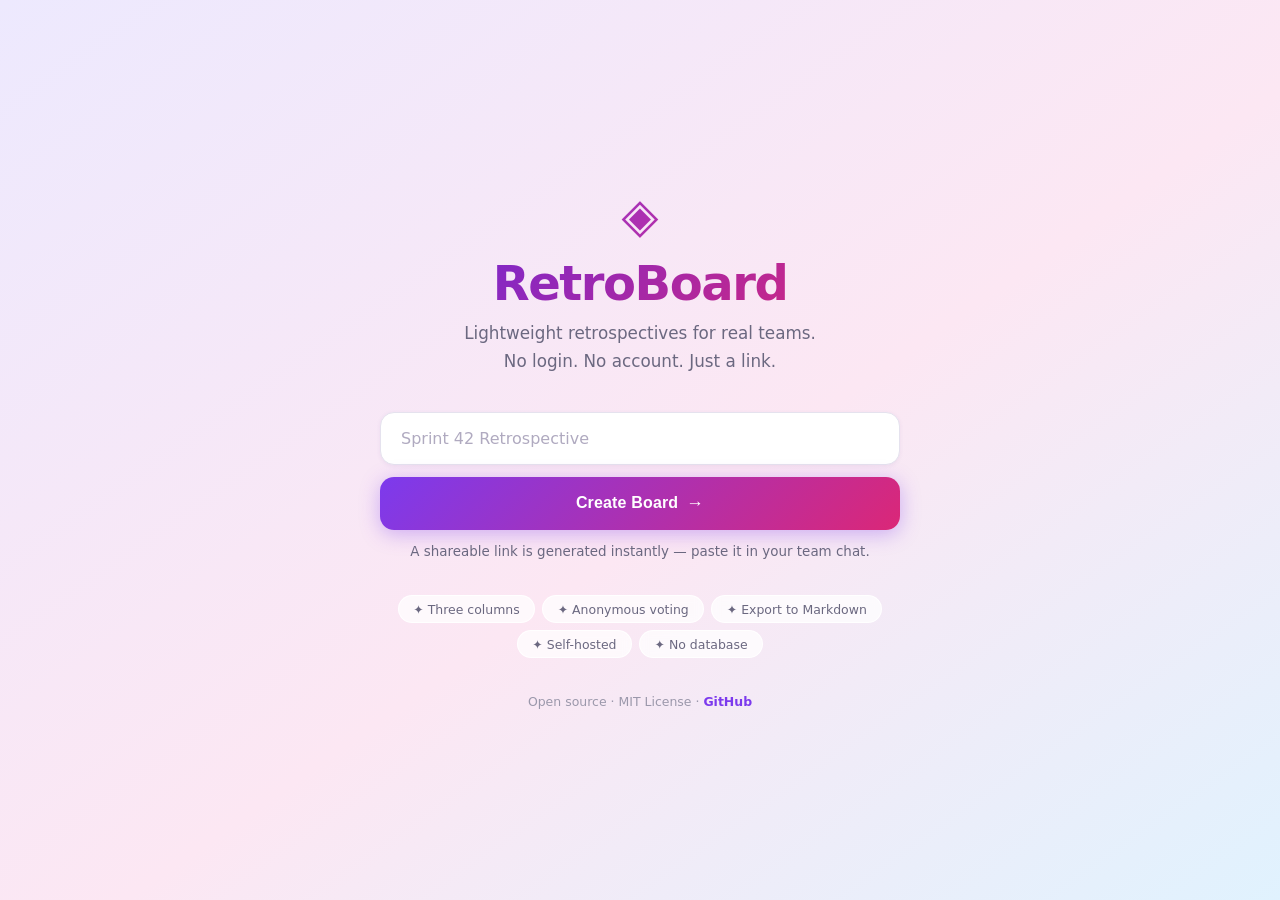
<file: templates/index.html>
<!DOCTYPE html>
<html lang="en">
<head>
  <meta charset="UTF-8" />
  <meta name="viewport" content="width=device-width, initial-scale=1.0"/>
  <title>RetroBoard — Run better retrospectives</title>
  <link rel="stylesheet" href="/static/style.css" />
</head>
<body class="landing-page">

  <div class="landing-wrapper">
    <div class="landing-hero">
      <div class="logo-mark">◈</div>
      <h1 class="landing-title">RetroBoard</h1>
      <p class="landing-sub">Lightweight retrospectives for real teams.<br>No login. No account. Just a link.</p>

      <form class="create-form" id="createForm">
        <input
          type="text"
          id="boardTitle"
          class="title-input"
          placeholder="Sprint 42 Retrospective"
          maxlength="80"
          autocomplete="off"
        />
        <button type="submit" class="btn-create" id="createBtn">
          <span class="btn-text">Create Board</span>
          <span class="btn-icon">→</span>
        </button>
      </form>

      <p class="landing-hint">A shareable link is generated instantly — paste it in your team chat.</p>
    </div>

    <div class="landing-features">
      <div class="feature-pill">✦ Three columns</div>
      <div class="feature-pill">✦ Anonymous voting</div>
      <div class="feature-pill">✦ Export to Markdown</div>
      <div class="feature-pill">✦ Self-hosted</div>
      <div class="feature-pill">✦ No database</div>
    </div>

    <footer class="landing-footer">
      Open source · MIT License ·
      <a href="https://github.com/2025sl93072/retroboard" target="_blank">GitHub</a>
    </footer>
  </div>

  <script>
    const form = document.getElementById('createForm');
    const btn  = document.getElementById('createBtn');

    form.addEventListener('submit', async (e) => {
      e.preventDefault();
      const title = document.getElementById('boardTitle').value.trim()
        || 'Sprint Retrospective';

      btn.disabled = true;
      btn.querySelector('.btn-text').textContent = 'Creating…';

      try {
        const res  = await fetch('/api/boards', {
          method: 'POST',
          headers: { 'Content-Type': 'application/json' },
          body: JSON.stringify({ title }),
        });
        const data = await res.json();
        window.location.href = `/board/${data.id}?facilitator=${data.facilitator_token}`;
      } catch {
        btn.disabled = false;
        btn.querySelector('.btn-text').textContent = 'Create Board';
        alert('Something went wrong. Please try again.');
      }
    });
  </script>
</body>
</html>
</file>
<file: static/style.css>
/* ── Reset & Base ──────────────────────────────────────────────────────────── */
*, *::before, *::after { box-sizing: border-box; margin: 0; padding: 0; }

:root {
  /* Brand */
  --brand:         #6d28d9;
  --brand-light:   #7c3aed;
  --brand-soft:    #f5f3ff;
  --brand-mid:     #ddd6fe;

  /* Column colours */
  --green:         #10b981;
  --green-soft:    #ecfdf5;
  --green-mid:     #a7f3d0;
  --green-dark:    #065f46;

  --rose:          #f43f5e;
  --rose-soft:     #fff1f2;
  --rose-mid:      #fecdd3;
  --rose-dark:     #9f1239;

  --violet:        #8b5cf6;
  --violet-soft:   #f5f3ff;
  --violet-mid:    #ddd6fe;
  --violet-dark:   #5b21b6;

  /* Neutrals */
  --bg:            #f7f6fb;
  --surface:       #ffffff;
  --surface-2:     #f2f1f8;
  --border:        #e5e2ee;
  --border-2:      #ccc8de;
  --text:          #18162a;
  --text-muted:    #6b6880;
  --text-subtle:   #9b98ab;

  /* Shadows */
  --shadow-sm:     0 1px 4px rgba(80,60,140,.07);
  --shadow-md:     0 4px 16px rgba(80,60,140,.10);
  --shadow-lg:     0 8px 32px rgba(80,60,140,.14);

  /* Shape */
  --radius:        14px;
  --radius-sm:     9px;
  --radius-xs:     6px;

  --font: 'Inter', 'Segoe UI', system-ui, -apple-system, sans-serif;
}

html { font-size: 16px; }

body {
  font-family: var(--font);
  background: var(--bg);
  color: var(--text);
  min-height: 100vh;
}

/* ── Landing Page ──────────────────────────────────────────────────────────── */
.landing-page {
  background: linear-gradient(145deg, #ede9fe 0%, #fce7f3 55%, #e0f2fe 100%);
  display: flex;
  align-items: center;
  justify-content: center;
  padding: 2rem;
  min-height: 100vh;
}

.landing-wrapper {
  max-width: 520px;
  width: 100%;
  text-align: center;
  animation: fadeUp .5s cubic-bezier(.34,1.2,.64,1) both;
}

.logo-mark {
  font-size: 3rem;
  line-height: 1;
  background: linear-gradient(135deg, var(--brand-light), #db2777);
  -webkit-background-clip: text;
  -webkit-text-fill-color: transparent;
  background-clip: text;
  margin-bottom: 1rem;
  display: block;
  animation: float 4s ease-in-out infinite;
}

@keyframes float {
  0%, 100% { transform: translateY(0);    }
  50%       { transform: translateY(-8px); }
}

.landing-title {
  font-size: 3rem;
  font-weight: 800;
  letter-spacing: -.03em;
  background: linear-gradient(135deg, #6d28d9, #db2777);
  -webkit-background-clip: text;
  -webkit-text-fill-color: transparent;
  background-clip: text;
  margin-bottom: .6rem;
}

.landing-sub {
  font-size: 1.05rem;
  color: var(--text-muted);
  line-height: 1.65;
  margin-bottom: 2.25rem;
}

.create-form {
  display: flex;
  flex-direction: column;
  gap: .75rem;
  margin-bottom: .9rem;
}

.title-input {
  width: 100%;
  padding: 1rem 1.25rem;
  border: 1.5px solid var(--border);
  border-radius: var(--radius);
  font-size: 1rem;
  font-family: var(--font);
  background: var(--surface);
  color: var(--text);
  outline: none;
  transition: border-color .2s, box-shadow .2s;
  box-shadow: var(--shadow-sm);
}

.title-input:focus {
  border-color: var(--brand-light);
  box-shadow: 0 0 0 4px rgba(124,58,237,.12);
}

.title-input::placeholder { color: #b0aac0; }

.btn-create {
  display: flex;
  align-items: center;
  justify-content: center;
  gap: .5rem;
  padding: 1rem 2rem;
  background: linear-gradient(135deg, #7c3aed, #db2777);
  color: #fff;
  border: none;
  border-radius: var(--radius);
  font-size: 1rem;
  font-weight: 600;
  cursor: pointer;
  transition: transform .15s, box-shadow .15s, opacity .15s;
  box-shadow: 0 4px 20px rgba(124,58,237,.35);
  letter-spacing: .01em;
}

.btn-create:hover  { transform: translateY(-2px); box-shadow: 0 8px 28px rgba(124,58,237,.45); }
.btn-create:active { transform: translateY(0); }
.btn-create:disabled { opacity: .6; cursor: not-allowed; transform: none; }

.btn-icon { font-size: 1.1rem; transition: transform .2s; }
.btn-create:hover .btn-icon { transform: translateX(4px); }

.landing-hint {
  font-size: .84rem;
  color: var(--text-muted);
  margin-bottom: 2.25rem;
}

.landing-features {
  display: flex;
  flex-wrap: wrap;
  justify-content: center;
  gap: .45rem;
  margin-bottom: 2.25rem;
}

.feature-pill {
  padding: .35rem .9rem;
  border-radius: 999px;
  background: rgba(255,255,255,.75);
  border: 1.5px solid rgba(255,255,255,.9);
  font-size: .78rem;
  color: var(--text-muted);
  font-weight: 500;
  backdrop-filter: blur(4px);
}

.landing-footer {
  font-size: .78rem;
  color: var(--text-subtle);
}

.landing-footer a {
  color: var(--brand-light);
  text-decoration: none;
  font-weight: 600;
}

.landing-footer a:hover { text-decoration: underline; }

/* ── Board Header ──────────────────────────────────────────────────────────── */
.board-page {
  display: flex;
  flex-direction: column;
  min-height: 100vh;
  background: var(--bg);
}

.board-header {
  display: flex;
  align-items: center;
  gap: 1rem;
  padding: .875rem 1.75rem;
  background: rgba(255,255,255,.85);
  backdrop-filter: blur(12px);
  -webkit-backdrop-filter: blur(12px);
  border-bottom: 1px solid var(--border);
  position: sticky;
  top: 0;
  z-index: 10;
  flex-wrap: wrap;
}

.logo-small {
  font-weight: 800;
  font-size: 1.05rem;
  text-decoration: none;
  background: linear-gradient(135deg, #7c3aed, #db2777);
  -webkit-background-clip: text;
  -webkit-text-fill-color: transparent;
  background-clip: text;
  white-space: nowrap;
  letter-spacing: -.01em;
}

.board-title {
  flex: 1;
  font-size: 1rem;
  font-weight: 600;
  color: var(--text);
  overflow: hidden;
  text-overflow: ellipsis;
  white-space: nowrap;
}

.header-actions {
  display: flex;
  align-items: center;
  gap: .6rem;
}

/* Presence badge */
.presence-badge {
  display: inline-flex;
  align-items: center;
  gap: .3rem;
  font-size: .75rem;
  font-weight: 600;
  color: #059669;
  background: #ecfdf5;
  border: 1px solid #a7f3d0;
  border-radius: 999px;
  padding: .28rem .75rem .28rem .55rem;
  white-space: nowrap;
  letter-spacing: .01em;
}

.presence-count {
  font-size: .72rem;
  color: #059669;
  font-weight: 600;
}

/* Avatar chip */
.avatar-chip {
  display: inline-flex;
  align-items: center;
  justify-content: center;
  width: 24px;
  height: 24px;
  border-radius: 50%;
  border: 2px solid var(--chip-color, #6b7280);
  background: #fff;
  font-size: .88rem;
  line-height: 1;
  flex-shrink: 0;
}

/* Header buttons */
.btn-copy, .btn-export {
  display: inline-flex;
  align-items: center;
  gap: .4rem;
  padding: .42rem 1rem;
  border-radius: 999px;
  font-size: .8rem;
  font-weight: 600;
  cursor: pointer;
  transition: background .15s, box-shadow .15s, transform .1s;
  text-decoration: none;
  letter-spacing: .01em;
  white-space: nowrap;
}

.btn-copy {
  background: var(--brand-soft);
  color: var(--brand);
  border: 1.5px solid var(--brand-mid);
}

.btn-copy:hover {
  background: var(--brand-mid);
  box-shadow: 0 2px 10px rgba(109,40,217,.15);
  transform: translateY(-1px);
}

.btn-export {
  background: linear-gradient(135deg, #7c3aed, #db2777);
  color: #fff;
  border: none;
  box-shadow: 0 2px 10px rgba(124,58,237,.25);
}

.btn-export:hover {
  box-shadow: 0 4px 16px rgba(124,58,237,.4);
  transform: translateY(-1px);
}

/* ── Columns ───────────────────────────────────────────────────────────────── */
.columns-wrapper {
  display: grid;
  grid-template-columns: repeat(3, 1fr);
  gap: 1.25rem;
  padding: 1.5rem 1.75rem;
  flex: 1;
  align-items: start;
}

.column {
  background: var(--surface);
  border-radius: var(--radius);
  border: 1px solid var(--border);
  display: flex;
  flex-direction: column;
  overflow: hidden;
  box-shadow: var(--shadow-sm);
  transition: box-shadow .2s;
}

.column:hover { box-shadow: var(--shadow-md); }

.column-header {
  display: flex;
  align-items: center;
  gap: .6rem;
  padding: .875rem 1.125rem;
  border-bottom: 1px solid var(--border);
}

.col-green  { background: var(--green-soft);  border-bottom-color: var(--green-mid); }
.col-pink   { background: var(--rose-soft);   border-bottom-color: var(--rose-mid);  }
.col-purple { background: var(--violet-soft); border-bottom-color: var(--violet-mid); }

.col-green  h2 { color: var(--green-dark); }
.col-pink   h2 { color: var(--rose-dark);  }
.col-purple h2 { color: var(--violet-dark); }

.col-icon { font-size: .95rem; }
.col-green  .col-icon { color: var(--green);  }
.col-pink   .col-icon { color: var(--rose);   }
.col-purple .col-icon { color: var(--violet); }

.column-header h2 {
  flex: 1;
  font-size: .88rem;
  font-weight: 700;
  letter-spacing: .01em;
}

.note-count {
  font-size: .7rem;
  font-weight: 700;
  padding: .18rem .52rem;
  border-radius: 999px;
  background: rgba(0,0,0,.08);
  color: inherit;
  min-width: 1.4rem;
  text-align: center;
}

/* ── Notes ─────────────────────────────────────────────────────────────────── */
.notes-list {
  display: flex;
  flex-direction: column;
  gap: .6rem;
  padding: .875rem;
  min-height: 72px;
}

.note-card {
  background: var(--surface);
  border: 1px solid var(--border);
  border-radius: var(--radius-sm);
  padding: .75rem .875rem;
  display: flex;
  flex-direction: column;
  gap: .5rem;
  box-shadow: var(--shadow-sm);
  transition: box-shadow .2s, transform .15s;
}

.note-card.is-new {
  animation: slideIn .22s cubic-bezier(.34,1.4,.64,1) both;
}

.note-card:hover {
  box-shadow: var(--shadow-md);
  transform: translateY(-1px);
}

@keyframes slideIn {
  from { opacity: 0; transform: translateY(10px) scale(.98); }
  to   { opacity: 1; transform: translateY(0)    scale(1);   }
}

@keyframes popIn {
  0%   { transform: scale(1);    }
  40%  { transform: scale(1.2);  }
  100% { transform: scale(1);    }
}

@keyframes fadeUp {
  from { opacity: 0; transform: translateY(16px); }
  to   { opacity: 1; transform: translateY(0);    }
}

.note-text {
  font-size: .875rem;
  line-height: 1.55;
  color: var(--text);
  word-break: break-word;
}

.note-actions {
  display: flex;
  align-items: center;
  gap: .4rem;
  justify-content: flex-end;
}

.btn-vote {
  display: inline-flex;
  align-items: center;
  gap: .3rem;
  padding: .28rem .65rem;
  border-radius: 999px;
  border: 1.5px solid var(--border);
  background: var(--surface-2);
  font-size: .78rem;
  font-weight: 700;
  cursor: pointer;
  transition: background .15s, transform .1s, border-color .15s, color .15s;
  color: var(--text-muted);
}

.btn-vote:hover {
  background: var(--violet-soft);
  border-color: var(--violet-mid);
  color: var(--violet-dark);
  transform: scale(1.06);
}

.btn-vote.voted {
  background: var(--violet-soft);
  border-color: var(--violet);
  color: var(--violet-dark);
  box-shadow: 0 0 0 3px rgba(139,92,246,.12);
}

.btn-vote.pop {
  animation: popIn .28s cubic-bezier(.34,1.56,.64,1);
}

.vote-count { font-variant-numeric: tabular-nums; }

.btn-delete {
  background: none;
  border: none;
  cursor: pointer;
  color: var(--border-2);
  font-size: .9rem;
  padding: .2rem .4rem;
  border-radius: var(--radius-xs);
  transition: color .15s, background .15s;
  line-height: 1;
}

.btn-delete:hover { color: #ef4444; background: #fef2f2; }

.empty-state {
  text-align: center;
  color: var(--text-subtle);
  font-size: .82rem;
  padding: 1.5rem .5rem;
  font-style: italic;
}

/* ── Add Note Area ─────────────────────────────────────────────────────────── */
.add-note-area {
  padding: .75rem .875rem 1rem;
  display: flex;
  flex-direction: column;
  gap: .5rem;
  border-top: 1px solid var(--border);
  background: var(--surface-2);
}

.note-input {
  width: 100%;
  padding: .6rem .8rem;
  border: 1.5px solid var(--border);
  border-radius: var(--radius-sm);
  font-size: .875rem;
  font-family: var(--font);
  resize: none;
  background: var(--surface);
  color: var(--text);
  outline: none;
  transition: border-color .2s, box-shadow .2s;
}

.note-input:focus {
  border-color: var(--brand-light);
  box-shadow: 0 0 0 3px rgba(124,58,237,.1);
}

.note-input::placeholder { color: #c0bbd0; }

.btn-add {
  align-self: flex-end;
  padding: .4rem 1rem;
  border-radius: 999px;
  border: none;
  background: linear-gradient(135deg, #7c3aed, #db2777);
  color: #fff;
  font-size: .8rem;
  font-weight: 600;
  cursor: pointer;
  transition: transform .1s, box-shadow .1s, opacity .15s;
  box-shadow: 0 2px 8px rgba(124,58,237,.28);
  letter-spacing: .01em;
}

.btn-add:hover  { transform: translateY(-1px); box-shadow: 0 4px 14px rgba(124,58,237,.4); }
.btn-add:active { transform: translateY(0); }
.btn-add:disabled { opacity: .45; cursor: not-allowed; }

/* ── Toast ─────────────────────────────────────────────────────────────────── */
.toast {
  position: fixed;
  bottom: 1.75rem;
  left: 50%;
  transform: translateX(-50%) translateY(72px);
  background: #18162a;
  color: #fff;
  padding: .6rem 1.4rem;
  border-radius: 999px;
  font-size: .84rem;
  font-weight: 500;
  box-shadow: 0 4px 24px rgba(0,0,0,.22);
  transition: transform .28s cubic-bezier(.34,1.56,.64,1), opacity .25s;
  opacity: 0;
  pointer-events: none;
  z-index: 100;
  white-space: nowrap;
}

.toast.show {
  transform: translateX(-50%) translateY(0);
  opacity: 1;
}

/* ── Responsive ────────────────────────────────────────────────────────────── */
@media (max-width: 900px) {
  .columns-wrapper { grid-template-columns: 1fr; }
}

@media (max-width: 600px) {
  .board-header {
    gap: .5rem;
    padding: .75rem 1rem;
  }

  .board-title {
    width: 100%;
    flex: none;
    order: 3;
    font-size: .95rem;
  }

  .header-actions { margin-left: auto; }

  .columns-wrapper { padding: 1rem .875rem; gap: .875rem; }

  .btn-copy, .btn-export { padding: .4rem .8rem; font-size: .77rem; }

  .landing-title { font-size: 2.2rem; }
  .logo-mark     { font-size: 2.4rem; }
}

/* ── Typing Indicator ──────────────────────────────────────────────────────── */
.typing-indicator {
  display: flex;
  align-items: center;
  gap: .3rem;
  min-height: 20px;
  padding: 0 .1rem;
}

.typing-label {
  font-size: .72rem;
  color: var(--text-subtle);
  font-style: italic;
}

/* ── Facilitator Bar ───────────────────────────────────────────────────────── */
.facilitator-bar {
  display: flex;
  align-items: center;
  flex-wrap: wrap;
  gap: .6rem .9rem;
  padding: .6rem 1.75rem;
  background: linear-gradient(90deg, #1e1b4b, #312e81);
  border-bottom: 1px solid rgba(255,255,255,.08);
  position: sticky;
  top: 54px;
  z-index: 9;
}

.fac-badge {
  font-size: .75rem;
  font-weight: 700;
  color: #c4b5fd;
  letter-spacing: .05em;
  text-transform: uppercase;
  white-space: nowrap;
  padding: .2rem .6rem;
  border: 1px solid rgba(196,181,253,.3);
  border-radius: 999px;
}

.fac-group {
  display: flex;
  align-items: center;
  gap: .35rem;
}

.fac-label {
  font-size: .72rem;
  font-weight: 600;
  color: rgba(255,255,255,.45);
  letter-spacing: .04em;
  text-transform: uppercase;
  margin-right: .15rem;
}

.btn-phase {
  padding: .28rem .75rem;
  border-radius: 999px;
  border: 1.5px solid rgba(255,255,255,.18);
  background: rgba(255,255,255,.07);
  color: rgba(255,255,255,.65);
  font-size: .76rem;
  font-weight: 600;
  cursor: pointer;
  transition: background .15s, color .15s, border-color .15s;
  white-space: nowrap;
}

.btn-phase:hover {
  background: rgba(255,255,255,.14);
  color: #fff;
}

.btn-phase.active {
  background: #fff;
  color: #312e81;
  border-color: #fff;
}

.btn-fac-toggle {
  padding: .28rem .8rem;
  border-radius: 999px;
  border: 1.5px solid rgba(255,255,255,.18);
  background: rgba(255,255,255,.07);
  color: rgba(255,255,255,.75);
  font-size: .76rem;
  font-weight: 600;
  cursor: pointer;
  transition: background .15s, color .15s, border-color .15s, box-shadow .15s;
  white-space: nowrap;
}

.btn-fac-toggle:hover {
  background: rgba(255,255,255,.14);
  color: #fff;
}

.btn-fac-toggle.active {
  background: #10b981;
  border-color: #10b981;
  color: #fff;
  box-shadow: 0 0 0 3px rgba(16,185,129,.25);
}

.btn-fac-toggle.active-lock {
  background: #f43f5e;
  border-color: #f43f5e;
  color: #fff;
  box-shadow: 0 0 0 3px rgba(244,63,94,.25);
}

.btn-fac-timer {
  padding: .22rem .6rem;
  border-radius: 999px;
  border: 1.5px solid rgba(255,255,255,.18);
  background: rgba(255,255,255,.07);
  color: rgba(255,255,255,.65);
  font-size: .73rem;
  font-weight: 600;
  cursor: pointer;
  transition: background .15s, color .15s;
}

.btn-fac-timer:hover { background: rgba(255,255,255,.14); color: #fff; }

.btn-fac-timer-stop {
  color: #fca5a5;
  border-color: rgba(252,165,165,.3);
}

.btn-fac-timer-stop:hover { background: rgba(239,68,68,.2); color: #fca5a5; }

.btn-fac-copy {
  margin-left: auto;
  padding: .28rem .8rem;
  border-radius: 999px;
  border: 1.5px solid rgba(255,255,255,.18);
  background: rgba(255,255,255,.07);
  color: rgba(255,255,255,.65);
  font-size: .73rem;
  font-weight: 600;
  cursor: pointer;
  transition: background .15s, color .15s;
  white-space: nowrap;
}

.btn-fac-copy:hover { background: rgba(255,255,255,.14); color: #fff; }

/* ── Status Banner ─────────────────────────────────────────────────────────── */
.status-banner {
  display: flex;
  align-items: center;
  gap: .75rem;
  padding: .4rem 1.75rem;
  background: rgba(255,255,255,.6);
  backdrop-filter: blur(8px);
  border-bottom: 1px solid var(--border);
}

.phase-chip {
  display: inline-flex;
  align-items: center;
  padding: .2rem .7rem;
  border-radius: 999px;
  font-size: .73rem;
  font-weight: 700;
  letter-spacing: .04em;
  text-transform: uppercase;
}

.phase-chip.phase-collecting {
  background: #ecfdf5;
  color: #065f46;
  border: 1px solid #a7f3d0;
}

.phase-chip.phase-voting {
  background: #f5f3ff;
  color: #5b21b6;
  border: 1px solid #ddd6fe;
}

.phase-chip.phase-discussing {
  background: #fff7ed;
  color: #9a3412;
  border: 1px solid #fed7aa;
}

.timer-countdown {
  font-size: .82rem;
  font-weight: 700;
  font-variant-numeric: tabular-nums;
  color: var(--text-muted);
  font-family: 'Courier New', monospace;
}

/* ── Hidden Notes ──────────────────────────────────────────────────────────── */
.note-card.hidden-note {
  background: var(--surface-2);
  border-color: var(--border);
  opacity: .75;
}

.note-hidden-placeholder {
  color: var(--text-subtle) !important;
  font-style: italic;
  font-size: .82rem !important;
}
</file>
